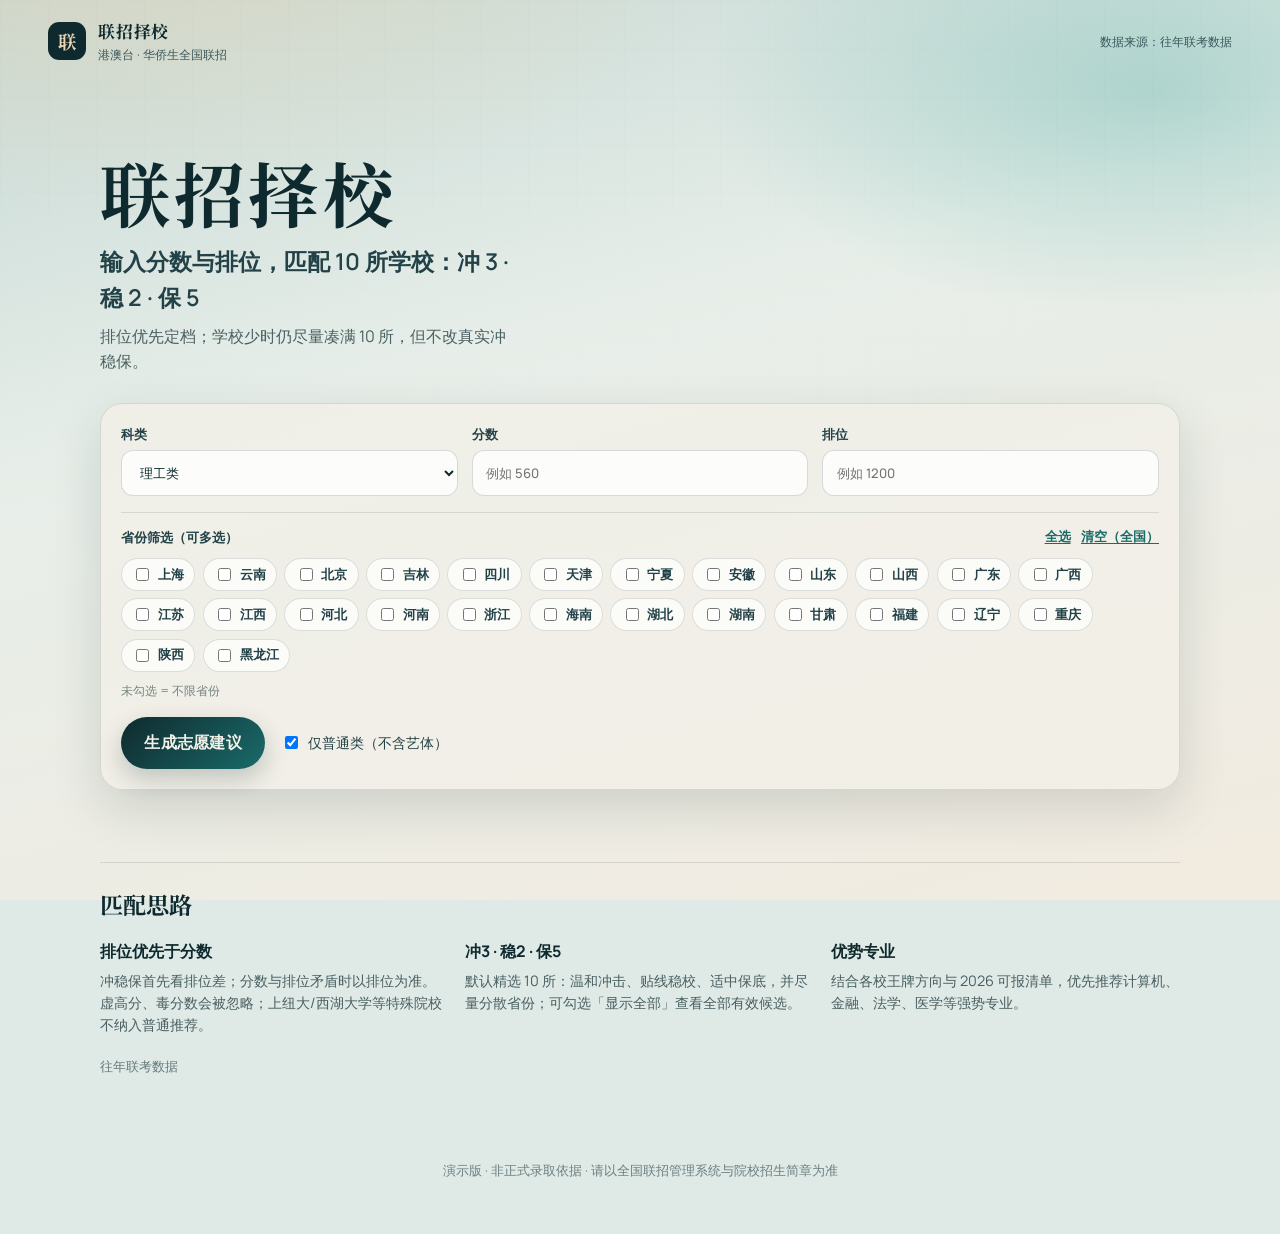
<file: index.html>
<!DOCTYPE html>
<html lang="zh-CN">
<head>
  <meta charset="UTF-8" />
  <meta name="viewport" content="width=device-width, initial-scale=1" />
  <meta name="description" content="港澳台全国联招志愿助手：输入分数与排位，匹配冲3稳2保5共10所学校，并推荐优势专业。" />
  <meta property="og:title" content="联招择校 · 港澳台全国联招志愿助手" />
  <meta property="og:description" content="输入分数与排位，智能匹配冲3稳2保5志愿，支持省份多选筛选。" />
  <meta property="og:type" content="website" />
  <title>联招择校 · 港澳台全国联招志愿助手</title>
  <link rel="preconnect" href="https://fonts.googleapis.com" />
  <link rel="preconnect" href="https://fonts.gstatic.com" crossorigin />
  <link href="https://fonts.googleapis.com/css2?family=Noto+Serif+SC:wght@500;700&family=Manrope:wght@400;500;600;700&display=swap" rel="stylesheet" />
  <link rel="stylesheet" href="styles.css" />
</head>
<body>
  <div class="atmosphere" aria-hidden="true"></div>

  <header class="topbar">
    <div class="brand">
      <span class="brand-mark">联</span>
      <div>
        <p class="brand-name">联招择校</p>
        <p class="brand-sub">港澳台 · 华侨生全国联招</p>
      </div>
    </div>
    <p class="topbar-note">数据来源：往年联考数据</p>
  </header>

  <main>
    <section class="hero">
      <h1 class="brand-hero">联招择校</h1>
      <p class="hero-line">输入分数与排位，匹配 10 所学校：冲 3 · 稳 2 · 保 5</p>
      <p class="hero-support">排位优先定档；学校少时仍尽量凑满 10 所，但不改真实冲稳保。</p>

      <form class="query-panel" id="queryForm">
        <div class="field-grid">
          <label class="field">
            <span>科类</span>
            <select id="track" name="track">
              <option value="理工">理工类</option>
              <option value="文史">文史类</option>
            </select>
          </label>
          <label class="field">
            <span>分数</span>
            <input id="score" name="score" type="number" min="0" max="750" placeholder="例如 560" required />
          </label>
          <label class="field">
            <span>排位</span>
            <input id="rank" name="rank" type="number" min="1" max="99999" placeholder="例如 1200" required />
          </label>
        </div>

        <div class="province-block">
          <div class="province-head">
            <span>省份筛选（可多选）</span>
            <div class="province-actions">
              <button type="button" class="link-btn" id="provinceAll">全选</button>
              <button type="button" class="link-btn" id="provinceClear">清空（全国）</button>
            </div>
          </div>
          <div class="province-grid" id="provinceGrid"></div>
          <p class="province-hint" id="provinceHint">未勾选 = 不限省份</p>
        </div>

        <div class="actions">
          <button type="submit" class="btn-primary">生成志愿建议</button>
          <label class="check">
            <input type="checkbox" id="onlyNormal" checked />
            仅普通类（不含艺体）
          </label>
        </div>
      </form>
    </section>

    <section class="results" id="results" hidden>
      <div class="results-head">
        <h2 id="resultsTitle">为你匹配的学校</h2>
        <div class="results-meta">
          <p id="resultsSummary"></p>
          <label class="check display-all">
            <input type="checkbox" id="showAll" />
            显示全部
          </label>
        </div>
      </div>
      <div class="tier-legend">
        <span class="chip chip-rush">冲 3</span>
        <span class="chip chip-stable">稳 2</span>
        <span class="chip chip-safe">保 5</span>
      </div>
      <div class="school-list" id="schoolList"></div>
    </section>

    <section class="method">
      <h2>匹配思路</h2>
      <div class="method-grid">
        <article>
          <h3>排位优先于分数</h3>
          <p>冲稳保首先看排位差；分数与排位矛盾时以排位为准。虚高分、毒分数会被忽略；上纽大/西湖大学等特殊院校不纳入普通推荐。</p>
        </article>
        <article>
          <h3>冲3 · 稳2 · 保5</h3>
          <p>默认精选 10 所：温和冲击、贴线稳校、适中保底，并尽量分散省份；可勾选「显示全部」查看全部有效候选。</p>
        </article>
        <article>
          <h3>优势专业</h3>
          <p>结合各校王牌方向与 2026 可报清单，优先推荐计算机、金融、法学、医学等强势专业。</p>
        </article>
      </div>
      <p class="disclaimer" id="sourceNote"></p>
    </section>
  </main>

  <footer>
    <p>演示版 · 非正式录取依据 · 请以全国联招管理系统与院校招生简章为准</p>
  </footer>

  <script src="data/schools-data.js"></script>
  <script src="app.js"></script>
</body>
</html>
</file>
<file: styles.css>
:root {
  --ink: #0f2a2e;
  --ink-soft: #234248;
  --sea: #1a6b6a;
  --sea-bright: #2a9a8f;
  --sand: #e8d5b5;
  --sand-deep: #c9a36a;
  --foam: #f3f0e8;
  --mist: rgba(243, 240, 232, 0.72);
  --line: rgba(15, 42, 46, 0.12);
  --rush: #b85c38;
  --stable: #1a6b6a;
  --safe: #3d6b4f;
  --shadow: 0 18px 50px rgba(15, 42, 46, 0.14);
  --radius: 18px;
  --font-display: "Noto Serif SC", "Songti SC", serif;
  --font-body: "Manrope", "PingFang SC", "Microsoft YaHei", sans-serif;
}

*,
*::before,
*::after {
  box-sizing: border-box;
}

html {
  scroll-behavior: smooth;
}

body {
  margin: 0;
  min-height: 100vh;
  color: var(--ink);
  font-family: var(--font-body);
  background: #dfe9e6;
  line-height: 1.55;
}

.atmosphere {
  position: fixed;
  inset: 0;
  z-index: -1;
  background:
    radial-gradient(ellipse 90% 60% at 10% -10%, rgba(232, 213, 181, 0.55), transparent 55%),
    radial-gradient(ellipse 70% 50% at 90% 10%, rgba(42, 154, 143, 0.28), transparent 50%),
    linear-gradient(165deg, #c5d8d4 0%, #e7eee9 38%, #f2ebe0 100%);
}

.atmosphere::after {
  content: "";
  position: absolute;
  inset: 0;
  opacity: 0.35;
  background-image:
    linear-gradient(rgba(15, 42, 46, 0.03) 1px, transparent 1px),
    linear-gradient(90deg, rgba(15, 42, 46, 0.03) 1px, transparent 1px);
  background-size: 48px 48px;
  mask-image: linear-gradient(to bottom, black, transparent 75%);
}

.topbar {
  display: flex;
  justify-content: space-between;
  align-items: center;
  gap: 1rem;
  padding: 1.1rem clamp(1.2rem, 4vw, 3rem);
  animation: fade-down 0.7s ease both;
}

.brand {
  display: flex;
  align-items: center;
  gap: 0.75rem;
}

.brand-mark {
  width: 2.4rem;
  height: 2.4rem;
  display: grid;
  place-items: center;
  border-radius: 0.7rem;
  background: var(--ink);
  color: var(--sand);
  font-family: var(--font-display);
  font-weight: 700;
  font-size: 1.15rem;
}

.brand-name {
  margin: 0;
  font-family: var(--font-display);
  font-size: 1.05rem;
  font-weight: 700;
  letter-spacing: 0.04em;
}

.brand-sub,
.topbar-note {
  margin: 0.1rem 0 0;
  font-size: 0.78rem;
  color: var(--ink-soft);
  opacity: 0.85;
}

main {
  width: min(1080px, calc(100% - 2rem));
  margin: 0 auto 3rem;
}

.hero {
  padding: clamp(2rem, 6vw, 4.5rem) 0 1.5rem;
  animation: rise 0.85s ease both;
}

.brand-hero {
  margin: 0 0 0.85rem;
  font-family: var(--font-display);
  font-size: clamp(2.6rem, 8vw, 4.4rem);
  font-weight: 700;
  letter-spacing: 0.06em;
  line-height: 1.08;
  color: var(--ink);
}

.hero-line {
  margin: 0 0 0.55rem;
  max-width: 28ch;
  font-size: clamp(1.15rem, 2.6vw, 1.45rem);
  font-weight: 600;
  color: var(--ink-soft);
}

.hero-support {
  margin: 0 0 1.8rem;
  max-width: 42ch;
  color: rgba(15, 42, 46, 0.72);
}

.query-panel {
  padding: 1.25rem;
  border: 1px solid var(--line);
  border-radius: calc(var(--radius) + 4px);
  background: var(--mist);
  backdrop-filter: blur(10px);
  box-shadow: var(--shadow);
  animation: rise 1s 0.1s ease both;
}

.field-grid {
  display: grid;
  grid-template-columns: repeat(3, 1fr);
  gap: 0.85rem;
}

.province-block {
  margin-top: 1rem;
  padding-top: 0.85rem;
  border-top: 1px solid var(--line);
}

.province-head {
  display: flex;
  justify-content: space-between;
  align-items: center;
  gap: 0.75rem;
  margin-bottom: 0.55rem;
  font-size: 0.82rem;
  font-weight: 600;
  color: var(--ink-soft);
}

.province-actions {
  display: flex;
  gap: 0.65rem;
}

.link-btn {
  appearance: none;
  border: none;
  background: none;
  padding: 0;
  color: var(--sea);
  font: inherit;
  font-size: 0.8rem;
  font-weight: 600;
  cursor: pointer;
  text-decoration: underline;
  text-underline-offset: 2px;
}

.province-grid {
  display: flex;
  flex-wrap: wrap;
  gap: 0.45rem;
  max-height: 9.5rem;
  overflow: auto;
  padding: 0.15rem 0;
}

.province-chip {
  display: inline-flex;
  align-items: center;
  gap: 0.35rem;
  padding: 0.35rem 0.65rem;
  border-radius: 999px;
  border: 1px solid rgba(15, 42, 46, 0.14);
  background: rgba(255, 255, 255, 0.7);
  font-size: 0.8rem;
  font-weight: 600;
  color: var(--ink-soft);
  cursor: pointer;
  user-select: none;
  transition: background 0.15s, border-color 0.15s, color 0.15s;
}

.province-chip input {
  accent-color: var(--sea);
}

.province-chip:has(input:checked) {
  background: rgba(26, 107, 106, 0.12);
  border-color: rgba(26, 107, 106, 0.45);
  color: var(--sea);
}

.province-hint {
  margin: 0.45rem 0 0;
  font-size: 0.78rem;
  color: rgba(15, 42, 46, 0.55);
}

.field {
  display: flex;
  flex-direction: column;
  gap: 0.35rem;
  font-size: 0.82rem;
  font-weight: 600;
  color: var(--ink-soft);
}

.field input,
.field select {
  width: 100%;
  padding: 0.75rem 0.85rem;
  border: 1px solid rgba(15, 42, 46, 0.16);
  border-radius: 12px;
  background: rgba(255, 255, 255, 0.78);
  color: var(--ink);
  font: inherit;
  font-weight: 500;
  outline: none;
  transition: border-color 0.2s, box-shadow 0.2s;
}

.field input:focus,
.field select:focus {
  border-color: var(--sea-bright);
  box-shadow: 0 0 0 3px rgba(42, 154, 143, 0.18);
}

.actions {
  display: flex;
  flex-wrap: wrap;
  align-items: center;
  gap: 1rem;
  margin-top: 1rem;
}

.btn-primary {
  appearance: none;
  border: none;
  border-radius: 999px;
  padding: 0.85rem 1.45rem;
  background: linear-gradient(135deg, var(--ink) 0%, var(--sea) 100%);
  color: var(--foam);
  font: inherit;
  font-weight: 700;
  letter-spacing: 0.02em;
  cursor: pointer;
  transition: transform 0.2s ease, box-shadow 0.2s ease;
  box-shadow: 0 10px 24px rgba(15, 42, 46, 0.22);
}

.btn-primary:hover {
  transform: translateY(-2px);
}

.btn-primary:active {
  transform: translateY(0);
}

.check {
  display: inline-flex;
  align-items: center;
  gap: 0.4rem;
  font-size: 0.88rem;
  color: var(--ink-soft);
  cursor: pointer;
}

.results {
  margin-top: 2.4rem;
  animation: rise 0.55s ease both;
}

.results-head h2 {
  margin: 0 0 0.35rem;
  font-family: var(--font-display);
  font-size: 1.7rem;
}

.results-meta {
  display: flex;
  flex-wrap: wrap;
  align-items: center;
  gap: 0.65rem 1.1rem;
}

.results-head p {
  margin: 0;
  color: rgba(15, 42, 46, 0.7);
}

.display-all {
  margin: 0;
  white-space: nowrap;
}

.tier-legend {
  display: flex;
  gap: 0.55rem;
  margin: 1rem 0 1.1rem;
}

.chip {
  display: inline-flex;
  align-items: center;
  padding: 0.28rem 0.7rem;
  border-radius: 999px;
  font-size: 0.78rem;
  font-weight: 700;
  letter-spacing: 0.04em;
}

.chip-rush {
  background: rgba(184, 92, 56, 0.14);
  color: var(--rush);
}

.chip-stable {
  background: rgba(26, 107, 106, 0.14);
  color: var(--stable);
}

.chip-safe {
  background: rgba(61, 107, 79, 0.14);
  color: var(--safe);
}

.school-list {
  display: flex;
  flex-direction: column;
  gap: 0.75rem;
}

.school-row {
  display: grid;
  grid-template-columns: 72px 1fr auto;
  gap: 1rem;
  align-items: start;
  padding: 1rem 1.1rem;
  border-radius: var(--radius);
  border: 1px solid var(--line);
  background: rgba(255, 255, 255, 0.62);
  transition: transform 0.25s ease, background 0.25s ease;
  animation: rise 0.5s ease both;
}

.school-row:hover {
  transform: translateX(4px);
  background: rgba(255, 255, 255, 0.88);
}

.school-row[data-tier="冲"] {
  border-left: 4px solid var(--rush);
}

.school-row[data-tier="稳"] {
  border-left: 4px solid var(--stable);
}

.school-row[data-tier="保"] {
  border-left: 4px solid var(--safe);
}

.tier-badge {
  font-family: var(--font-display);
  font-size: 1.35rem;
  font-weight: 700;
  line-height: 1;
  padding-top: 0.2rem;
}

.school-row[data-tier="冲"] .tier-badge { color: var(--rush); }
.school-row[data-tier="稳"] .tier-badge { color: var(--stable); }
.school-row[data-tier="保"] .tier-badge { color: var(--safe); }

.school-main h3 {
  margin: 0 0 0.35rem;
  font-size: 1.12rem;
  font-weight: 700;
}

.meta-line {
  display: flex;
  flex-wrap: wrap;
  gap: 0.4rem;
  margin-bottom: 0.55rem;
}

.tag {
  display: inline-flex;
  padding: 0.15rem 0.45rem;
  border-radius: 6px;
  background: rgba(15, 42, 46, 0.06);
  font-size: 0.72rem;
  font-weight: 600;
  color: var(--ink-soft);
}

.tag.gold {
  background: rgba(201, 163, 106, 0.22);
  color: #7a5a28;
}

.major-line {
  margin: 0;
  font-size: 0.95rem;
}

.major-line strong {
  color: var(--sea);
  font-weight: 700;
}

.stats {
  text-align: right;
  min-width: 9.5rem;
}

.stats .score {
  margin: 0;
  font-family: var(--font-display);
  font-size: 1.35rem;
  font-weight: 700;
}

.stats .rank {
  margin: 0.15rem 0 0;
  font-size: 0.86rem;
  color: rgba(15, 42, 46, 0.68);
}

.stats .chance {
  margin: 0.45rem 0 0;
  font-size: 0.78rem;
  font-weight: 600;
}

.method {
  margin-top: 3rem;
  padding-top: 1.5rem;
  border-top: 1px solid var(--line);
}

.method h2 {
  margin: 0 0 1rem;
  font-family: var(--font-display);
  font-size: 1.45rem;
}

.method-grid {
  display: grid;
  grid-template-columns: repeat(3, 1fr);
  gap: 1rem;
}

.method-grid article h3 {
  margin: 0 0 0.4rem;
  font-size: 1rem;
}

.method-grid article p {
  margin: 0;
  font-size: 0.9rem;
  color: rgba(15, 42, 46, 0.72);
}

.disclaimer {
  margin: 1.2rem 0 0;
  font-size: 0.82rem;
  color: rgba(15, 42, 46, 0.58);
}

footer {
  padding: 1.5rem clamp(1.2rem, 4vw, 3rem) 2.5rem;
  text-align: center;
  font-size: 0.8rem;
  color: rgba(15, 42, 46, 0.55);
}

.empty {
  padding: 1.5rem;
  border-radius: var(--radius);
  background: rgba(184, 92, 56, 0.08);
  color: var(--rush);
  font-weight: 600;
}

@keyframes rise {
  from {
    opacity: 0;
    transform: translateY(14px);
  }
  to {
    opacity: 1;
    transform: translateY(0);
  }
}

@keyframes fade-down {
  from {
    opacity: 0;
    transform: translateY(-8px);
  }
  to {
    opacity: 1;
    transform: translateY(0);
  }
}

@media (max-width: 900px) {
  .field-grid,
  .method-grid {
    grid-template-columns: 1fr 1fr;
  }

  .school-row {
    grid-template-columns: 56px 1fr;
  }

  .stats {
    grid-column: 2;
    text-align: left;
  }
}

@media (max-width: 560px) {
  .topbar-note {
    display: none;
  }

  .field-grid,
  .method-grid {
    grid-template-columns: 1fr;
  }

  .province-grid {
    max-height: 12rem;
  }

  .school-row {
    grid-template-columns: 1fr;
  }

  .tier-badge {
    font-size: 1.1rem;
  }
}
</file>
